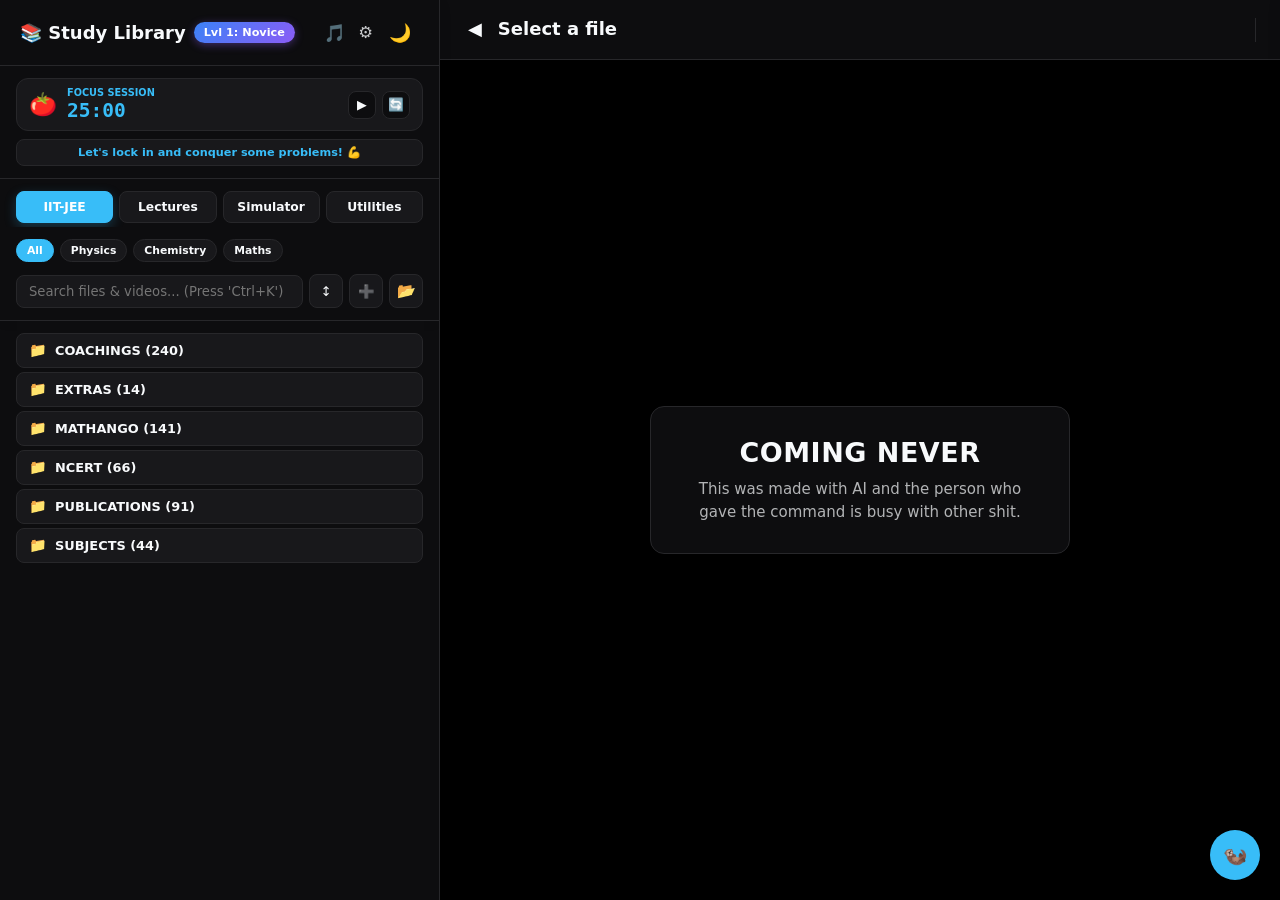
<file: index.html>
<!DOCTYPE html>
<html lang="en">
<head>
    <meta charset="UTF-8">
    <meta name="viewport" content="width=device-width, initial-scale=1.0">
    <title>My Study Library</title>
    <link rel="stylesheet" href="styles.css">
</head>
<body class="theme-amoled font-medium">

    <script src="data.js"></script>
    <script src="lectures.js"></script>
    <script src="mocktests.js"></script>

    <div class="sidebar-overlay" id="sidebar-overlay"></div>

    <!-- SIDEBAR -->
    <div class="sidebar" id="sidebar">
        <div class="sidebar-header">
            <div style="display:flex; align-items:center; gap:8px;">
                <h2>📚 Study Library</h2>
                <div id="user-level-badge" class="level-badge" title="Complete Focus Sessions to Level Up!">Lvl 1</div>
            </div>
            <div class="header-controls-group">
                <button class="icon-btn-header" id="music-open-btn" title="Open Ambient & Music Hub">🎵</button>
                <button class="pomo-gear-sidebar" id="pomo-open-settings" title="Open Settings & Tasks">⚙️</button>
                <button id="theme-toggle" class="icon-btn" title="Toggle Light/Dark Mode">🌙</button>
            </div>
        </div>

        <!-- POMODORO WIDGET -->
        <div class="pomodoro-container" id="pomo-container">
            <div class="pomodoro-card" id="pomo-card">
                <div class="pomo-left">
                    <span class="pomo-icon" id="pomo-logo-icon">🍅</span>
                    <div class="pomo-info">
                        <span class="pomo-status" id="pomo-status-text">Focus Session</span>
                        <span class="pomodoro-display" id="pomo-time">25:00</span>
                    </div>
                </div>
                <div class="pomo-controls">
                    <button class="pomo-btn" id="pomo-toggle" title="Start/Pause">▶️</button>
                    <button class="pomo-btn" id="pomo-reset" title="Reset">🔄</button>
                </div>
            </div>
            <div class="pomo-bubble" id="pomo-bubble">Let's lock in and conquer some problems! 💪</div>
            <div class="pomo-highlight-task" id="pomo-highlight-box">
                <span>🎯 Goal:</span> <strong id="pomo-highlight-text">None Set</strong>
            </div>
        </div>

        <!-- DYNAMIC SEGMENTED CONTROL -->
        <div class="mode-selector" id="dynamic-mode-selector"></div>

        <!-- LIBRARY VIEW (Search + List) -->
        <div id="library-sidebar-view" style="display:flex; flex-direction:column; flex-grow:1; overflow:hidden;">
            <div class="search-container">
                <div class="subject-filters" id="subject-filters">
                    <button class="subj-chip active" data-subj="All">All</button>
                    <button class="subj-chip" data-subj="Physics">Physics</button>
                    <button class="subj-chip" data-subj="Chemistry">Chemistry</button>
                    <button class="subj-chip" data-subj="Maths">Maths</button>
                </div>
                
                <div class="search-row">
                    <div class="search-wrapper">
                        <input type="text" id="search-bar" class="search-input" placeholder="Search files & videos... (Press 'Ctrl+K')">
                    </div>
                    <button class="folder-toggle-btn" id="folder-toggle-btn" title="Expand/Collapse All Folders">↕️</button>
                    <button class="folder-toggle-btn" id="open-add-resource-modal" title="Add Custom Resource to Library">➕</button>
                    <label class="local-file-btn" title="Open any PDF/file from your device">
                        📂
                        <input type="file" id="local-file-input" style="display:none;" accept=".pdf,video/*,audio/*,.txt,image/*">
                    </label>
                </div>
            </div>
            <div class="book-list" id="book-list"></div>
        </div>

        <!-- UTILITIES SIDEBAR VIEW (Hidden by default) -->
        <div id="utilities-sidebar-view" style="display:none; padding: 20px; flex-direction:column; gap:12px;">
            <button class="utility-menu-btn" id="util-sidebar-analytics">📊 Open Analytics Dashboard</button>
            <button class="utility-menu-btn" id="util-sidebar-timetable">📅 Open Study Timetable</button>
            <button class="utility-menu-btn" id="util-sidebar-syllabus">📑 Open Syllabus Tracker</button>
            <button class="utility-menu-btn" id="util-sidebar-whiteboard" style="display:none;">🖌️ Open Digital Scratchpad</button>
            <button class="utility-menu-btn" id="util-sidebar-settings">⚙️ System Preferences</button>
        </div>
    </div>

    <!-- MUSIC & AMBIENT HUB MODAL -->
    <div class="pomo-modal-overlay" id="music-modal-overlay">
        <div class="pomo-modal music-modal">
            <div class="pomo-modal-header">
                <span>🎵 Focus Music & Ambient Generator</span>
                <button class="icon-btn" id="music-close-modal">✖</button>
            </div>
            <div class="pomo-modal-body">
                <div class="pomo-setting-group">
                    <label>Audio Mode:</label>
                    <select id="music-preset-select">
                        <option value="ambient-rain">🌧️ Synthesized Ambient Rain</option>
                        <option value="ambient-brown">🌊 Synthesized Brown/Deep Noise</option>
                        <option value="ambient-white">📻 Synthesized Pure White Noise</option>
                        <option value="spotify-lofi">Spotify: Lofi Study Beats</option>
                        <option value="spotify-focus">Spotify: Deep Focus Instrumental</option>
                        <option value="spotify-classical">Spotify: Classical Essentials</option>
                        <option value="yt-lofi">YouTube: Lofi Girl Live Stream</option>
                        <option value="custom">Custom Spotify / YouTube URL</option>
                    </select>
                </div>

                <div class="ambient-controls-box" id="ambient-controls-box">
                    <button class="primary-btn" id="ambient-play-toggle" style="width: 100%; justify-content: center; margin-bottom: 8px;">▶ Start Ambient Sound</button>
                </div>

                <div class="pomo-setting-group" id="custom-music-group" style="display:none;">
                    <label>Paste Spotify Playlist/Track or YouTube URL:</label>
                    <div style="display:flex; gap:8px;">
                        <input type="text" id="custom-music-url" placeholder="https://open.spotify.com/playlist/...">
                        <button class="primary-btn" id="custom-music-apply-btn" style="padding: 6px 12px; font-size: 0.8em;">Apply</button>
                    </div>
                </div>

                <div class="music-iframe-wrapper" id="music-iframe-container" style="display:none;">
                    <iframe id="music-frame" src="" width="100%" height="152" frameBorder="0" allowfullscreen allow="autoplay; clipboard-write; encrypted-media; fullscreen; picture-in-picture" loading="lazy"></iframe>
                </div>
            </div>
        </div>
    </div>

    <!-- MASTER SETTINGS MODAL -->
    <div class="pomo-modal-overlay" id="pomo-modal-overlay">
        <div class="pomo-modal">
            <div class="pomo-modal-header">
                <span>⚙️ Control Panel</span>
                <button class="icon-btn" id="pomo-close-modal">✖</button>
            </div>
            
            <div class="pomo-modal-tabs">
                <button class="pomo-tab-btn active" data-tab="tab-focus">🎯 Focus</button>
                <button class="pomo-tab-btn" data-tab="tab-ui">🎨 Theme</button>
                <button class="pomo-tab-btn" data-tab="tab-modules">🧩 Modules</button>
                <button class="pomo-tab-btn" data-tab="tab-audio">🔔 Audio</button>
                <button class="pomo-tab-btn" data-tab="tab-data">💾 Data Backup</button>
            </div>

            <div class="pomo-modal-body">
                <!-- TAB 1: FOCUS -->
                <div class="pomo-tab-content active" id="tab-focus">
                    <div class="pomo-setting-group">
                        <label>Focus Duration:</label>
                        <select id="pomo-setting-focus">
                            <option value="5">5 Minutes</option>
                            <option value="15">15 Minutes</option>
                            <option value="25" selected>25 Minutes (Standard)</option>
                            <option value="45">45 Minutes (Deep Work)</option>
                            <option value="60">60 Minutes (1 Hour)</option>
                        </select>
                    </div>
                    <div class="pomo-setting-group">
                        <label>Break Duration:</label>
                        <select id="pomo-setting-break">
                            <option value="5" selected>5 Minutes</option>
                            <option value="10">10 Minutes</option>
                            <option value="15">15 Minutes</option>
                        </select>
                    </div>
                    <div class="pomo-setting-group">
                        <label>Auto-Start Next Session:</label>
                        <select id="pomo-setting-autostart">
                            <option value="no" selected>Disabled (Manual Start)</option>
                            <option value="yes">Enabled (Continuous Flow)</option>
                        </select>
                    </div>
                    <div class="pomo-tasks-container">
                        <label style="font-weight: 700; font-size: 0.9em; margin-bottom: 4px;">📝 Session Goal / Tasks:</label>
                        <div class="pomo-task-input-row">
                            <input type="text" id="pomo-new-task" placeholder="Add a task...">
                            <button class="primary-btn" id="pomo-add-task-btn" style="padding: 6px 12px; font-size: 0.8em;">Add</button>
                        </div>
                        <div class="pomo-task-list" id="pomo-task-list"></div>
                    </div>
                </div>

                <!-- TAB 2: THEME -->
                <div class="pomo-tab-content" id="tab-ui">
                    <div class="pomo-setting-group">
                        <label>Dark / Light Mode Shade:</label>
                        <select id="pomo-setting-theme-shade">
                            <option value="theme-amoled">AMOLED Pitch Black (#000000)</option>
                            <option value="theme-charcoal">Charcoal Dark (#121212)</option>
                            <option value="theme-slate">Slate Navy (#0f172a)</option>
                            <option value="theme-light">Standard Light Mode</option>
                        </select>
                    </div>
                    <div class="pomo-setting-group">
                        <label>App Font Size:</label>
                        <select id="pomo-setting-fontsize">
                            <option value="font-small">Small</option>
                            <option value="font-medium" selected>Medium (Default)</option>
                            <option value="font-large">Large</option>
                        </select>
                    </div>
                    <div class="pomo-setting-group">
                        <label>Pomodoro Icon Style:</label>
                        <select id="pomo-setting-icon">
                            <option value="🍅" selected>🍅 Tomato</option>
                            <option value="🐉">🐉 Komodo Dragon</option>
                            <option value="⚡">⚡ Lightning</option>
                            <option value="🧠">🧠 Brain</option>
                        </select>
                    </div>
                    <div class="pomo-setting-group">
                        <label>Zen Mode (Distraction Shield):</label>
                        <select id="pomo-setting-zen">
                            <option value="no" selected>Disabled (Normal View)</option>
                            <option value="yes">Enabled (Hides Sidebar on File View)</option>
                        </select>
                    </div>
                    <div class="pomo-setting-group">
                        <label>Highlight Main Task on Main Page:</label>
                        <select id="pomo-setting-highlight">
                            <option value="yes" selected>Enabled (Show Banner)</option>
                            <option value="no">Disabled (Hidden)</option>
                        </select>
                    </div>
                    <div class="pomo-setting-group">
                        <label>Motivational Bubbles:</label>
                        <select id="pomo-setting-bubbles">
                            <option value="yes" selected>Show Bubbles</option>
                            <option value="no">Hide Bubbles</option>
                        </select>
                    </div>
                </div>

                <!-- TAB 3: MODULES -->
                <div class="pomo-tab-content" id="tab-modules">
                    <div class="pomo-setting-group">
                        <label>AI Study Copilot (Chatbot):</label>
                        <select id="pomo-setting-ai">
                            <option value="yes" selected>Enabled</option>
                            <option value="no">Disabled (Hide Copilot)</option>
                        </select>
                    </div>
                    <div class="pomo-setting-group">
                        <label>Enable Pomodoro Widget:</label>
                        <select id="pomo-setting-enable">
                            <option value="yes" selected>Enabled</option>
                            <option value="no">Disabled (Hidden)</option>
                        </select>
                    </div>
                    <div class="pomo-setting-group">
                        <label>Digital Scratchpad (Utilities):</label>
                        <select id="pomo-setting-scratchpad">
                            <option value="no" selected>Strictly Disabled</option>
                            <option value="yes">Enabled</option>
                        </select>
                    </div>
                    <div class="pomo-setting-group" style="margin-top: 8px;">
                        <label>Top Navigation Modules (Choose up to 4):</label>
                        <div class="module-checkbox-grid" id="module-checkbox-grid"></div>
                    </div>
                </div>

                <!-- TAB 4: AUDIO -->
                <div class="pomo-tab-content" id="tab-audio">
                    <div class="pomo-setting-group">
                        <label>Alert Tone:</label>
                        <select id="pomo-setting-sound">
                            <option value="beep">Digital Beep</option>
                            <option value="chime">Soft Chime</option>
                            <option value="none">Mute (No Sound)</option>
                        </select>
                    </div>
                    <div class="pomo-setting-group">
                        <label>Alert Volume:</label>
                        <input type="range" id="pomo-setting-volume" min="0" max="1" step="0.05" value="0.5">
                    </div>
                    <div class="pomo-setting-group">
                        <label>Vibration Alert:</label>
                        <select id="pomo-setting-vibrate">
                            <option value="yes">Enabled</option>
                            <option value="no" selected>Disabled</option>
                        </select>
                    </div>
                    <div class="pomo-setting-group">
                        <label>Quote Rotation Speed:</label>
                        <select id="pomo-setting-rate">
                            <option value="10">Every 10 Seconds</option>
                            <option value="30" selected>Every 30 Seconds</option>
                            <option value="60">Every 1 Minute</option>
                            <option value="300">Every 5 Minutes</option>
                        </select>
                    </div>
                </div>

                <!-- TAB 5: DATA SAFETY -->
                <div class="pomo-tab-content" id="tab-data">
                    <div class="pomo-setting-group">
                        <label>🛡️ Backup & Transfer Progress:</label>
                        <p style="font-size:0.8em; opacity:0.8; margin-bottom:6px;">Export all your study statistics, completed books, notes, and custom library entries as a JSON file.</p>
                        <button class="primary-btn" id="export-data-btn" style="justify-content:center; margin-bottom:10px;">💾 Export All Data (.json)</button>
                    </div>
                    <div class="pomo-setting-group" style="border-top:1px solid var(--border-color); padding-top:10px;">
                        <label>📥 Restore Progress:</label>
                        <p style="font-size:0.8em; opacity:0.8; margin-bottom:6px;">Upload a previously exported backup file to restore your progress.</p>
                        <label class="primary-btn" style="justify-content:center; cursor:pointer; background:#3b82f6;">
                            📂 Select Backup File
                            <input type="file" id="import-data-input" accept=".json" style="display:none;">
                        </label>
                    </div>
                </div>
            </div>

            <div class="pomo-modal-footer">
                <button class="primary-btn" id="pomo-save-settings">Save Settings</button>
            </div>
        </div>
    </div>

    <!-- ADD RESOURCE MODAL -->
    <div class="pomo-modal-overlay" id="add-resource-modal-overlay">
        <div class="pomo-modal" style="width: 440px;">
            <div class="pomo-modal-header">
                <span>➕ Add Resource to Library</span>
                <button class="icon-btn" id="add-resource-close-btn">✖</button>
            </div>
            <div class="pomo-modal-body">
                <div class="pomo-setting-group">
                    <label>Title:</label>
                    <input type="text" id="new-res-title" placeholder="e.g. Kinematics Revision Sheet">
                </div>
                <div class="pomo-setting-group">
                    <label>Root Category:</label>
                    <select id="new-res-root">
                        <option value="IIT-JEE">IIT-JEE</option>
                        <option value="CLASS 10">Class 10</option>
                        <option value="LECTURES">Lectures</option>
                        <option value="SIMULATOR">Simulator</option>
                    </select>
                </div>
                <div class="pomo-setting-group">
                    <label>Folder Name / Path:</label>
                    <input type="text" id="new-res-folder" placeholder="e.g. Physics > Mechanics">
                </div>
                <div class="pomo-setting-group">
                    <label>Resource URL (Drive/PDF/YouTube):</label>
                    <input type="text" id="new-res-url" placeholder="https://drive.google.com/file/d/.../preview">
                </div>
            </div>
            <div class="pomo-modal-footer">
                <button class="primary-btn" id="save-new-resource-btn">Add to Library</button>
            </div>
        </div>
    </div>

    <!-- GLOBAL COMMAND PALETTE -->
    <div class="spotlight-overlay" id="spotlight-overlay">
        <div class="spotlight-box">
            <div class="spotlight-input-wrapper">
                <span>🔍</span>
                <input type="text" id="spotlight-input" placeholder="Type a file name, command, or subject... (Esc to exit)">
            </div>
            <div class="spotlight-results" id="spotlight-results"></div>
        </div>
    </div>

    <!-- ANALYTICS DASHBOARD MODAL -->
    <div class="pomo-modal-overlay" id="analytics-modal-overlay">
        <div class="pomo-modal" style="width: 520px;">
            <div class="pomo-modal-header">
                <span>📊 Study Analytics Dashboard</span>
                <button class="icon-btn" id="analytics-close-modal">✖</button>
            </div>
            <div class="pomo-modal-body">
                <div style="display:flex; justify-content:space-between; gap:10px; margin-bottom:10px;">
                    <div class="stat-card">
                        <div class="stat-value" id="stat-total-pomos">0</div>
                        <div class="stat-label">Total Focus Sessions</div>
                    </div>
                    <div class="stat-card">
                        <div class="stat-value" id="stat-streak" style="color: #ef4444;">0 🔥</div>
                        <div class="stat-label">Current Day Streak</div>
                    </div>
                    <div class="stat-card">
                        <div class="stat-value" id="stat-hours">0.0</div>
                        <div class="stat-label">Hours Studied</div>
                    </div>
                </div>
                <div class="pomo-setting-group">
                    <label>Last 30 Days Heatmap:</label>
                    <div class="heatmap-grid" id="heatmap-container"></div>
                </div>
            </div>
        </div>
    </div>

    <!-- MAIN WORKSPACE -->
    <div class="main-content">
        <div class="reader-header">
            <div class="reader-header-info">
                <div class="title-row">
                    <button id="mobile-menu-btn" class="icon-btn" title="Open Menu">☰</button>
                    <button id="desktop-sidebar-toggle" class="icon-btn" title="Toggle Sidebar (Ctrl+B)">◀</button>
                    <h2 id="current-book-title">Select a file</h2>
                </div>
                <div id="current-book-breadcrumb" class="breadcrumb"></div>
                <select id="playlist-dropdown" class="playlist-select" style="display:none;"></select>
            </div>
            
            <div class="header-actions">
                <button id="download-btn" class="icon-btn" style="display:none;"></button>
                <button id="start-exam-btn" class="primary-btn" style="display:none; background-color:#ef4444;">⏱️ Start Exam</button>
                
                <div style="width:1px; height:24px; background:var(--border-color); margin:0 4px;"></div>
                
                <button id="split-lock-btn" class="icon-btn" title="Toggle Split Lock" style="display:none;">🔓</button>
                <button id="split-screen-btn" class="icon-btn" title="Toggle Split-Screen View" style="display:none;">🔲</button>
                <button id="notes-toggle-btn" class="icon-btn" title="Quick Notes" style="display:none;">📝</button>
                <button id="fullscreen-btn" class="icon-btn primary-btn" style="display:none;">⛶ <span>Fullscreen</span></button>
            </div>
        </div>
        
        <div class="reader-container" id="reader-container-main">
            <!-- PLACEHOLDER -->
            <div class="placeholder-container" id="placeholder-box">
                <h2 style="color: var(--text-color); font-size: 1.8em; margin-bottom: 10px; letter-spacing: 0.5px;">COMING NEVER</h2>
                <p class="placeholder-text" style="color: var(--text-color); opacity: 0.7; font-size: 1em; line-height: 1.5;">This was made with AI and the person who gave the command is busy with other shit.</p>
            </div>
            
            <!-- Viewer 1 (Main PDF/Video) -->
            <div id="viewer-wrapper">
                <iframe id="book-frame" src="" style="width:100%; height:100%; border:none;" allowfullscreen allow="fullscreen; autoplay; encrypted-media"></iframe>
                <div class="floating-nav" id="floating-nav">
                    <button id="prev-btn">◀ Prev</button> <span>|</span> <button id="next-btn">Next ▶</button>
                </div>
            </div>

            <!-- Draggable Split Resizer -->
            <div id="split-resizer" class="resizer" style="display:none;"></div>
            
            <!-- Viewer 2 (Standard Split Screen) -->
            <div id="viewer-wrapper-split" style="display:none;">
                <iframe id="book-frame-split" src="" style="width:100%; height:100%; border:none;" allowfullscreen allow="fullscreen; autoplay; encrypted-media"></iframe>
            </div>

            <!-- Viewer 3 (Native OMR Simulator Panel) -->
            <div id="omr-panel" class="omr-panel" style="display:none;">
                <div class="omr-header">
                    <h3>Exam OMR</h3>
                    <div style="display:flex; align-items:center; gap:10px;">
                        <button id="omr-grid-toggle" class="icon-btn" style="font-size:0.85em; border: 1px solid var(--border-color);">🔢 Grid</button>
                        <div id="omr-timer" class="omr-timer">03:00:00</div>
                    </div>
                </div>
                
                <div id="omr-jump-grid" class="omr-jump-grid" style="display:none;"></div>

                <div id="omr-questions-container" class="omr-questions-container"></div>
                <div class="omr-footer">
                    <button id="omr-submit-btn" class="primary-btn" style="width:100%; justify-content:center;">Submit Exam & Score</button>
                </div>
            </div>

            <!-- UTILITIES FULL-SCREEN WORKSPACE -->
            <div id="utilities-workspace" style="display:none; width:100%; height:100%; background:var(--reader-bg); flex-direction:column;"></div>
        </div>

        <!-- QUICK NOTES DRAWER -->
        <div id="notes-panel" class="notes-panel">
            <div class="notes-header">
                <span id="notes-title-label">📝 Quick Notes</span>
                <div style="display: flex; gap: 4px;">
                    <button class="icon-btn" id="notes-copy-btn" title="Copy to Clipboard">📋</button>
                    <button class="icon-btn" id="notes-dl-btn" title="Download Notes">💾</button>
                    <button class="icon-btn" id="close-notes-btn">✖</button>
                </div>
            </div>
            <textarea id="notes-area" class="notes-area" placeholder="Type your notes here... They auto-save specifically to the file you are reading!"></textarea>
        </div>
        
        <!-- AI COPILOT CHAT -->
        <button class="chat-fab" id="chat-fab-btn" title="AI Navigator & Copilot (Ctrl+Space)">🤖</button>
        <div class="chat-window" id="chat-window">
            <div class="chat-header">
                <span>🧭 AI Study Copilot</span>
                <button class="icon-btn" id="chat-close-btn">✖</button>
            </div>
            <div class="chat-body" id="chat-body">
                <div class="chat-msg bot-msg">
                    👋 <strong>Hi! I'm your AI Study Copilot.</strong><br><br>
                    • <strong>Search:</strong> <em>"Find math mock tests"</em><br>
                    • <strong>Define:</strong> <em>"What is kinetic energy?"</em><br>
                    • <strong>Solve:</strong> <em>"Calculate 45 * 12"</em>
                </div>
            </div>
            <div class="chat-footer">
                <input type="text" id="chat-input" placeholder="Ask to define, calculate, or find...">
                <button id="chat-send-btn">Ask</button>
            </div>
        </div>
    </div>

    <script src="ai.js"></script>
    <script src="script.js"></script>
</body>
</html>
</file>
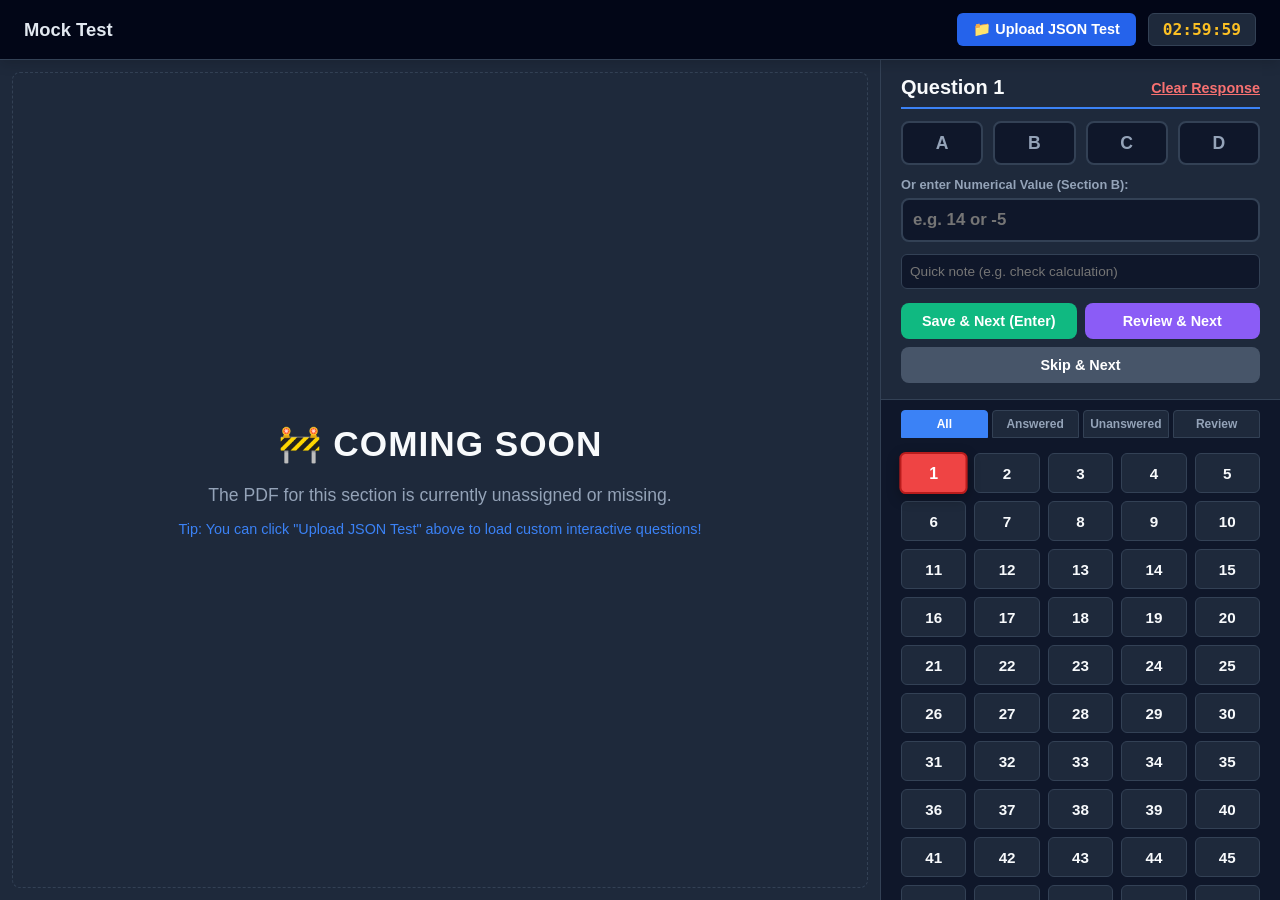
<file: simulator.html>
<!DOCTYPE html>
<html lang="en">
<head>
    <meta charset="UTF-8">
    <meta name="viewport" content="width=device-width, initial-scale=1.0">
    <title>NTA CBT Simulator - Pro Edition</title>
    <style>
        :root {
            --bg-color: #0f172a;
            --panel-bg: #1e293b;
            --header-bg: #020617;
            --border-color: #334155;
            --text-main: #f8fafc;
            --text-muted: #94a3b8;
            --accent-blue: #3b82f6;
            --success: #10b981;
            --review: #8b5cf6;
            --danger: #ef4444;
        }

        * { box-sizing: border-box; font-family: 'Segoe UI', Tahoma, sans-serif; margin: 0; padding: 0; }
        body { display: flex; height: 100vh; background-color: var(--bg-color); color: var(--text-main); overflow: hidden; }

        /* Top Header */
        .header { height: 60px; background: var(--header-bg); display: flex; justify-content: space-between; align-items: center; padding: 0 24px; width: 100%; position: absolute; z-index: 10; border-bottom: 1px solid var(--border-color); box-shadow: 0 4px 12px rgba(0,0,0,0.15); }
        .header-title { font-weight: 600; font-size: 1.15em; white-space: nowrap; overflow: hidden; text-overflow: ellipsis; max-width: 45%; color: #e2e8f0; }
        .header-actions { display: flex; gap: 12px; align-items: center; }
        .timer { font-size: 1.25em; font-weight: bold; font-family: monospace; background: #1e293b; color: #fbbf24; padding: 6px 14px; border-radius: 6px; border: 1px solid var(--border-color); }
        .btn-top { background: #d97706; color: white; border: none; padding: 8px 16px; font-weight: 600; border-radius: 6px; cursor: pointer; text-decoration: none; font-size: 0.9em; transition: background 0.2s; display: inline-flex; align-items: center; gap: 6px; }
        .btn-top:hover { background: #b45309; }

        /* Workspace */
        .workspace { display: flex; width: 100%; margin-top: 60px; height: calc(100vh - 60px); }

        /* Left: PDF / JSON Viewer */
        .pdf-section { flex-grow: 1; display: flex; flex-direction: column; background: #1e293b; position: relative; padding: 12px; }
        iframe { flex-grow: 1; width: 100%; border: none; border-radius: 8px; background: #ffffff; display: none; }
        
        #coming-soon { flex-grow: 1; display: flex; flex-direction: column; align-items: center; justify-content: center; background: #1e293b; text-align: center; padding: 20px; border-radius: 8px; border: 1px dashed var(--border-color); gap: 15px; }
        #coming-soon h2 { color: var(--text-main); font-size: 2.2em; margin-bottom: 5px; letter-spacing: 1px; }
        #coming-soon p { color: var(--text-muted); font-size: 1.1em; }
        
        /* Custom JSON Question Card UI inside the viewer area when uploaded */
        #json-viewer-container { flex-grow: 1; background: #1e293b; border-radius: 8px; padding: 30px; display: none; flex-direction: column; justify-content: center; overflow-y: auto; }
        .json-q-box { background: #0f172a; border: 1px solid var(--border-color); padding: 24px; border-radius: 12px; max-width: 700px; margin: 0 auto; width: 100%; box-shadow: 0 10px 25px rgba(0,0,0,0.3); }
        .json-q-text { font-size: 1.2em; font-weight: bold; margin-bottom: 20px; color: var(--text-main); line-height: 1.5; }
        .json-opt-list { display: flex; flex-direction: column; gap: 10px; }
        .json-opt-item { padding: 12px 16px; background: #1e293b; border: 2px solid var(--border-color); border-radius: 8px; cursor: pointer; font-weight: 600; transition: all 0.2s; color: var(--text-muted); }
        .json-opt-item:hover { border-color: var(--accent-blue); color: var(--text-main); }
        .json-opt-item.selected { background: var(--accent-blue); color: white; border-color: var(--accent-blue); }

        /* Right: OMR Panel */
        .omr-section { width: 400px; background: var(--panel-bg); display: flex; flex-direction: column; flex-shrink: 0; border-left: 1px solid var(--border-color); box-shadow: -4px 0 15px rgba(0,0,0,0.2); }
        
        .action-area { padding: 16px 20px; border-bottom: 1px solid var(--border-color); background: #1e293b; }
        .q-header { display: flex; justify-content: space-between; align-items: center; margin-bottom: 12px; padding-bottom: 8px; border-bottom: 2px solid var(--accent-blue); }
        .q-label { font-size: 1.25em; font-weight: bold; color: var(--text-main); }
        .clear-btn { background: none; border: none; color: #f87171; cursor: pointer; font-weight: 600; font-size: 0.9em; text-decoration: underline; }
        .clear-btn:hover { color: #ef4444; }

        /* MCQ Options */
        .options-grid { display: flex; gap: 10px; margin-bottom: 12px; }
        .opt-btn { flex: 1; height: 44px; border: 2px solid var(--border-color); background: #0f172a; font-size: 1.1em; font-weight: bold; border-radius: 8px; cursor: pointer; color: var(--text-muted); transition: all 0.2s; }
        .opt-btn:hover { border-color: var(--accent-blue); color: var(--text-main); }
        .opt-btn.selected { background: var(--accent-blue); color: white; border-color: var(--accent-blue); box-shadow: 0 4px 12px rgba(59, 130, 246, 0.4); }
        
        /* Numerical Input */
        .numerical-input-group { display: flex; flex-direction: column; gap: 6px; margin-bottom: 12px; }
        .numerical-input-group label { font-size: 0.8em; font-weight: 600; color: var(--text-muted); }
        .num-input { padding: 10px; font-size: 1.05em; border: 2px solid var(--border-color); border-radius: 8px; outline: none; font-weight: bold; background: #0f172a; color: var(--text-main); }
        .num-input:focus { border-color: var(--accent-blue); }

        /* Question Notes / Scratchpad */
        .q-notes-group { margin-bottom: 14px; }
        .q-notes-input { width: 100%; padding: 8px; font-size: 0.85em; border: 1px solid var(--border-color); border-radius: 6px; background: #0f172a; color: var(--text-main); outline: none; resize: none; height: 35px; }
        .q-notes-input:focus { border-color: var(--accent-blue); }

        /* Main Controls */
        .controls { display: grid; grid-template-columns: 1fr 1fr; gap: 8px; }
        .btn-action { padding: 10px; border: none; font-weight: bold; border-radius: 8px; cursor: pointer; color: white; font-size: 0.9em; transition: opacity 0.2s; }
        .btn-action:hover { opacity: 0.9; }
        .btn-save { background: var(--success); }
        .btn-review { background: var(--review); }
        .btn-next { background: #475569; grid-column: span 2; }

        /* Palette Filter Tabs */
        .palette-filters { display: flex; gap: 4px; padding: 10px 20px 0 20px; background: #0f172a; font-size: 0.75em; font-weight: 600; }
        .filter-tab { flex: 1; padding: 6px 2px; text-align: center; background: #1e293b; border: 1px solid var(--border-color); color: var(--text-muted); cursor: pointer; border-radius: 4px 4px 0 0; transition: 0.2s; }
        .filter-tab.active-tab { background: var(--accent-blue); color: white; border-color: var(--accent-blue); }

        /* Question Palette */
        .palette-area { flex-grow: 1; overflow-y: auto; padding: 15px 20px; background: #0f172a; }
        .grid { display: grid; grid-template-columns: repeat(5, 1fr); gap: 8px; }
        
        .q-node { height: 40px; display: flex; align-items: center; justify-content: center; font-weight: bold; border-radius: 6px; cursor: pointer; border: 1px solid var(--border-color); background: #1e293b; color: var(--text-main); transition: transform 0.1s, background 0.2s; font-size: 0.95em; }
        .q-node:hover { background: #334155; }
        .q-node.active { border: 2px solid #ffffff; transform: scale(1.05); box-shadow: 0 4px 12px rgba(0,0,0,0.3); }
        
        /* NTA Status Colors */
        .q-node.ans { background: var(--success); color: white; border-color: #059669; }
        .q-node.not-ans { background: var(--danger); color: white; border-color: #b91c1c; }
        .q-node.rev { background: var(--review); color: white; border-color: #7c3aed; }
        .q-node.ans-rev { background: var(--review); color: white; border-color: #7c3aed; position: relative; }
        .q-node.ans-rev::after { content: "✓"; position: absolute; bottom: -3px; right: -3px; background: var(--success); border-radius: 50%; font-size: 8px; width: 13px; height: 13px; display: flex; align-items: center; justify-content: center; border: 1.5px solid #fff; }
        .q-node.hidden-node { display: none; }
    </style>
</head>
<body>

    <div class="header">
        <div class="header-title" id="test-title">JEE Simulator</div>
        <div class="header-actions">
            <a id="new-tab-btn" class="btn-top" href="#" target="_blank">Pop-out Paper</a>
            <button id="toggle-key-btn" class="btn-top" onclick="togglePdf()">Show Solutions</button>
            
            <!-- NEW: Upload JSON Mock Test Button integrated into header actions -->
            <label class="btn-top" style="background: #2563eb; cursor: pointer;">
                📁 Upload JSON Test
                <input type="file" id="json-file-input" accept=".json" style="display: none;" onchange="handleJsonUpload(event)">
            </label>

            <span class="timer" id="timer">03:00:00</span>
        </div>
    </div>

    <div class="workspace">
        <div class="pdf-section">
            <div id="coming-soon">
                <h2>🚧 COMING SOON</h2>
                <p id="missing-text">The PDF for this section is currently unassigned or missing.</p>
                <p style="font-size: 0.9em; color: #3b82f6;">Tip: You can click "Upload JSON Test" above to load custom interactive questions!</p>
            </div>
            <iframe id="pdf-frame" src=""></iframe>
            
            <!-- Custom JSON Render Engine Container -->
            <div id="json-viewer-container">
                <div class="json-q-box">
                    <div class="json-q-text" id="json-q-text">Loading question...</div>
                    <div class="json-opt-list" id="json-opt-list"></div>
                </div>
            </div>
        </div>

        <div class="omr-section">
            <div class="action-area">
                <div class="q-header">
                    <div class="q-label" id="current-q-label">Q. 1</div>
                    <button class="clear-btn" onclick="clearResponse()">Clear Response</button>
                </div>
                
                <!-- MCQ -->
                <div class="options-grid" id="options-container">
                    <button class="opt-btn" onclick="setMCQ('A')">A</button>
                    <button class="opt-btn" onclick="setMCQ('B')">B</button>
                    <button class="opt-btn" onclick="setMCQ('C')">C</button>
                    <button class="opt-btn" onclick="setMCQ('D')">D</button>
                </div>

                <!-- Numerical -->
                <div class="numerical-input-group">
                    <label>Or enter Numerical Value (Section B):</label>
                    <input type="number" id="num-input" class="num-input" placeholder="e.g. 14 or -5" oninput="setNum(this.value)">
                </div>

                <!-- Per-Question Note/Tag -->
                <div class="q-notes-group">
                    <input type="text" id="q-note" class="q-notes-input" placeholder="Quick note (e.g. check calculation)" oninput="saveNote(this.value)">
                </div>

                <div class="controls">
                    <button class="btn-action btn-save" onclick="save(true, false)">Save & Next (Enter)</button>
                    <button class="btn-action btn-review" onclick="save(false, true)">Review & Next</button>
                    <button class="btn-action btn-next" onclick="nextSkip()">Skip & Next</button>
                </div>
            </div>

            <!-- Palette Filtering Tabs -->
            <div class="palette-filters">
                <div class="filter-tab active-tab" onclick="filterPalette('all', this)">All</div>
                <div class="filter-tab" onclick="filterPalette('ans', this)">Answered</div>
                <div class="filter-tab" onclick="filterPalette('not-ans', this)">Unanswered</div>
                <div class="filter-tab" onclick="filterPalette('rev', this)">Review</div>
            </div>

            <div class="palette-area">
                <div class="grid" id="palette"></div>
            </div>
        </div>
    </div>

    <script>
        const urlParams = new URLSearchParams(window.location.search);
        const qUrl = urlParams.get('qUrl') || '';
        const aUrl = urlParams.get('aUrl') || '';
        const testTitle = urlParams.get('title') || 'Mock Test';
        document.getElementById('test-title').innerText = testTitle;

        let isShowingKey = false;
        let activeQ = 1;
        let totalQ = 90;
        let data = JSON.parse(localStorage.getItem(`exam_state_${testTitle}`)) || {}; 
        let customJsonQuestions = null; // Stores uploaded JSON test data

        window.onload = function() {
            loadIframe(qUrl || aUrl);
            if(!qUrl || !aUrl) {
                document.getElementById('toggle-key-btn').style.display = 'none';
            }

            for(let i=1; i<=totalQ; i++) {
                if(!data[i]) data[i] = { ans: null, status: 'unvisited', note: '' };
            }
            buildPalette();
            loadQ(1);
            startTimer();
        };

        // --- JSON TEST UPLOADER PARSER ---
        function handleJsonUpload(event) {
            const file = event.target.files[0];
            if (!file) return;
            const reader = new FileReader();
            reader.onload = function(e) {
                try {
                    const jsonContent = JSON.parse(e.target.result);
                    if (jsonContent.questions && Array.isArray(jsonContent.questions)) {
                        customJsonQuestions = jsonContent.questions;
                        totalQ = customJsonQuestions.length;
                        document.getElementById('test-title').innerText = jsonContent.title || file.name;
                        
                        // Re-initialize state for JSON length
                        data = {};
                        for(let i=1; i<=totalQ; i++) {
                            data[i] = { ans: null, status: 'unvisited', note: '' };
                        }
                        
                        // Hide PDF iframe and show interactive JSON viewer box
                        document.getElementById('pdf-frame').style.display = 'none';
                        document.getElementById('coming-soon').style.display = 'none';
                        document.getElementById('json-viewer-container').style.display = 'flex';
                        document.getElementById('new-tab-btn').style.display = 'none';
                        document.getElementById('toggle-key-btn').style.display = 'none';

                        buildPalette();
                        loadQ(1);
                        alert(`Successfully loaded "${jsonContent.title || file.name}" with ${totalQ} questions!`);
                    } else {
                        alert("Invalid JSON format. Make sure it contains a 'questions' array.");
                    }
                } catch(err) {
                    alert("Error parsing JSON file. Check file syntax.");
                    console.error(err);
                }
            };
            reader.readAsText(file);
        }

        // --- PERSISTENCE & TIMER ---
        function persistState() {
            localStorage.setItem(`exam_state_${testTitle}`, JSON.stringify(data));
        }

        function startTimer() {
            let timeLeft = 3 * 3600; // 3 hours
            setInterval(() => {
                if(timeLeft > 0) timeLeft--;
                let h = String(Math.floor(timeLeft / 3600)).padStart(2, '0');
                let m = String(Math.floor((timeLeft % 3600) / 60)).padStart(2, '0');
                let s = String(timeLeft % 60).padStart(2, '0');
                document.getElementById('timer').innerText = `${h}:${m}:${s}`;
            }, 1000);
        }

        // --- KEYBOARD SHORTCUTS (QoL) ---
        document.addEventListener('keydown', (e) => {
            if(e.target.tagName === 'INPUT') return;
            const key = e.key.toUpperCase();
            if(['A', 'B', 'C', 'D'].includes(key)) {
                setMCQ(key);
            } else if(e.key === 'Enter') {
                save(true, false);
            } else if(e.key === 'Backspace') {
                clearResponse();
            }
        });

        function loadIframe(url) {
            const frame = document.getElementById('pdf-frame');
            const placeholder = document.getElementById('coming-soon');
            const newTabBtn = document.getElementById('new-tab-btn');

            if (customJsonQuestions) return; // Don't override if JSON is active

            if (url && url.trim() !== '' && url !== 'null' && url !== 'undefined') {
                frame.src = url;
                frame.style.display = 'block';
                placeholder.style.display = 'none';
                newTabBtn.href = url;
                newTabBtn.style.display = 'inline-block';
            } else {
                frame.src = '';
                frame.style.display = 'none';
                placeholder.style.display = 'flex';
                newTabBtn.style.display = 'none';
            }
        }

        function togglePdf() {
            isShowingKey = !isShowingKey;
            let targetUrl = isShowingKey ? aUrl : qUrl;
            loadIframe(targetUrl);
            document.getElementById('toggle-key-btn').innerText = isShowingKey ? "Back to Paper" : "Show Solutions";
            let msg = isShowingKey ? "Solution Key" : "Question Paper";
            document.getElementById('missing-text').innerText = `The ${msg} for this test is currently unassigned or missing.`;
        }

        function buildPalette() {
            const pal = document.getElementById('palette');
            pal.innerHTML = '';
            for(let i=1; i<=totalQ; i++) {
                let btn = document.createElement('div');
                btn.className = `q-node ${data[i] ? data[i].status : 'unvisited'}`;
                btn.id = `qbtn-${i}`;
                btn.innerText = i;
                btn.onclick = () => loadQ(i);
                pal.appendChild(btn);
            }
        }

        function loadQ(num) {
            if(data[activeQ] && data[activeQ].status === 'unvisited') updateStatus(activeQ, 'not-ans');
            let prevBtn = document.getElementById(`qbtn-${activeQ}`);
            if(prevBtn) prevBtn.classList.remove('active');
            
            activeQ = num;
            let currentBtn = document.getElementById(`qbtn-${activeQ}`);
            if(currentBtn) currentBtn.classList.add('active');
            document.getElementById('current-q-label').innerText = `Question ${num}`;

            document.querySelectorAll('.opt-btn').forEach(b => b.classList.remove('selected'));
            document.getElementById('num-input').value = '';
            document.getElementById('q-note').value = data[activeQ] ? (data[activeQ].note || '') : '';

            // Render Custom JSON Question if loaded
            if (customJsonQuestions && customJsonQuestions[num - 1]) {
                const qData = customJsonQuestions[num - 1];
                document.getElementById('json-q-text').innerText = `${num}. ${qData.question}`;
                const optList = document.getElementById('json-opt-list');
                optList.innerHTML = '';
                
                const optionLetters = ['A', 'B', 'C', 'D'];
                qData.options.forEach((optText, index) => {
                    const lettr = optionLetters[index] || String(index + 1);
                    const optDiv = document.createElement('div');
                    optDiv.className = `json-opt-item ${data[activeQ].ans === lettr ? 'selected' : ''}`;
                    optDiv.innerHTML = `<strong>(${lettr})</strong> ${optText}`;
                    optDiv.onclick = () => setMCQ(lettr);
                    optList.appendChild(optDiv);
                });
            }

            let ans = data[activeQ] ? data[activeQ].ans : null;
            if (ans) {
                if (['A','B','C','D'].includes(ans)) {
                    document.querySelectorAll('.opt-btn').forEach(b => { if(b.innerText === ans) b.classList.add('selected'); });
                } else {
                    document.getElementById('num-input').value = ans;
                }
            }
        }

        function setMCQ(opt) {
            data[activeQ].ans = opt;
            document.getElementById('num-input').value = ''; 
            document.querySelectorAll('.opt-btn').forEach(b => {
                b.classList.toggle('selected', b.innerText === opt);
            });
            
            // Sync with custom JSON view items if active
            if (customJsonQuestions) {
                const optionLetters = ['A', 'B', 'C', 'D'];
                document.querySelectorAll('.json-opt-item').forEach((item, index) => {
                    item.classList.toggle('selected', optionLetters[index] === opt);
                });
            }
            persistState();
        }

        function setNum(val) {
            data[activeQ].ans = val.toString() || null;
            document.querySelectorAll('.opt-btn').forEach(b => b.classList.remove('selected'));
            persistState();
        }

        function saveNote(val) {
            data[activeQ].note = val;
            persistState();
        }

        function clearResponse() {
            data[activeQ].ans = null;
            updateStatus(activeQ, 'not-ans');
            loadQ(activeQ); 
            persistState();
        }

        function save(isSave, isReview) {
            let hasAns = data[activeQ].ans !== null && data[activeQ].ans !== "";
            let status = 'not-ans';
            
            if (isSave && hasAns) status = 'ans';
            if (isReview && !hasAns) status = 'rev';
            if (isReview && hasAns) status = 'ans-rev';

            updateStatus(activeQ, status);
            persistState();
            if(activeQ < totalQ) loadQ(activeQ + 1);
        }

        function nextSkip() {
            if(data[activeQ].status === 'unvisited') updateStatus(activeQ, 'not-ans');
            persistState();
            if(activeQ < totalQ) loadQ(activeQ + 1);
        }

        function updateStatus(num, status) {
            data[num].status = status;
            let node = document.getElementById(`qbtn-${num}`);
            if(node) {
                node.className = `q-node ${status}`;
                if(num === activeQ) node.classList.add('active');
            }
            persistState();
        }

        function filterPalette(filterType, tabElement) {
            document.querySelectorAll('.filter-tab').forEach(t => t.classList.remove('active-tab'));
            tabElement.classList.add('active-tab');

            for(let i=1; i<=totalQ; i++) {
                let node = document.getElementById(`qbtn-${i}`);
                if(!node) continue;
                if(filterType === 'all') {
                    node.classList.remove('hidden-node');
                } else if(filterType === 'ans') {
                    if(data[i].status === 'ans' || data[i].status === 'ans-rev') node.classList.remove('hidden-node');
                    else node.classList.add('hidden-node');
                } else if(filterType === 'not-ans') {
                    if(data[i].status === 'not-ans') node.classList.remove('hidden-node');
                    else node.classList.add('hidden-node');
                } else if(filterType === 'rev') {
                    if(data[i].status === 'rev' || data[i].status === 'ans-rev') node.classList.remove('hidden-node');
                    else node.classList.add('hidden-node');
                }
            }
        }
    </script>
</body>
</html>
</file>
<file: styles.css>
:root { 
    --primary-bg: #f4f6f8; 
    --sidebar-bg: #ffffff; 
    --sidebar-text: #2d3748; 
    --highlight: #ebf8ff; 
    --highlight-text: #3182ce; 
    --text-color: #1a202c; 
    --header-bg: #ffffff; 
    --reader-bg: #edf2f7; 
    --border-color: #e2e8f0;
    --card-shadow: 0 10px 25px -5px rgba(0, 0, 0, 0.05), 0 8px 10px -6px rgba(0, 0, 0, 0.05);
    --folder-bg: #f7fafc; 
    --success: #48bb78;
}

body.theme-amoled {
    --primary-bg: #000000; 
    --sidebar-bg: #0d0d0f; 
    --sidebar-text: #f8fafc; 
    --highlight: #1e3a8a; 
    --highlight-text: #38bdf8; 
    --text-color: #f8fafc; 
    --header-bg: #0d0d0f; 
    --reader-bg: #000000; 
    --border-color: #27272a;
    --card-shadow: 0 10px 25px -5px rgba(0, 0, 0, 0.9); 
    --folder-bg: #18181b;
    --success: #22c55e;
}

body.theme-charcoal {
    --primary-bg: #121212; 
    --sidebar-bg: #1e1e24; 
    --sidebar-text: #f4f4f5; 
    --highlight: #3f3f46; 
    --highlight-text: #38bdf8; 
    --text-color: #f4f4f5; 
    --header-bg: #1e1e24; 
    --reader-bg: #121212; 
    --border-color: #3f3f46;
    --card-shadow: 0 10px 25px -5px rgba(0, 0, 0, 0.6); 
    --folder-bg: #27272a;
    --success: #10b981;
}

body.theme-slate {
    --primary-bg: #0f172a; 
    --sidebar-bg: #1e293b; 
    --sidebar-text: #f1f5f9; 
    --highlight: #3b82f6; 
    --highlight-text: #60a5fa; 
    --text-color: #f1f5f9; 
    --header-bg: #1e293b; 
    --reader-bg: #0f172a; 
    --border-color: #475569;
    --card-shadow: 0 10px 25px -5px rgba(0, 0, 0, 0.4); 
    --folder-bg: #334155;
    --success: #34d399;
}

body.theme-light {
    --primary-bg: #f4f6f8; 
    --sidebar-bg: #ffffff; 
    --sidebar-text: #2d3748; 
    --highlight: #ebf8ff; 
    --highlight-text: #3182ce; 
    --text-color: #1a202c; 
    --header-bg: #ffffff; 
    --reader-bg: #edf2f7; 
    --border-color: #cbd5e1;
    --card-shadow: 0 10px 25px -5px rgba(0, 0, 0, 0.05);
    --folder-bg: #edf2f7; 
    --success: #48bb78;
}

body.font-small { font-size: 13px; }
body.font-medium { font-size: 15px; }
body.font-large { font-size: 17px; }

* { box-sizing: border-box; margin: 0; padding: 0; font-family: 'Segoe UI', system-ui, -apple-system, sans-serif; }
body { display: flex; height: 100vh; background-color: var(--primary-bg); color: var(--text-color); transition: background-color 0.3s, color 0.3s; overflow: hidden; width: 100vw; }

::-webkit-scrollbar { width: 6px; height: 6px; }
::-webkit-scrollbar-track { background: transparent; }
::-webkit-scrollbar-thumb { background: var(--border-color); border-radius: 3px; }

@keyframes fadeIn { from { opacity: 0; transform: translateY(4px); } to { opacity: 1; transform: translateY(0); } }
@keyframes pulseGlow { 0% { box-shadow: 0 0 0 0 rgba(56, 189, 248, 0.4); } 70% { box-shadow: 0 0 0 8px rgba(56, 189, 248, 0); } 100% { box-shadow: 0 0 0 0 rgba(56, 189, 248, 0); } }

/* SIDEBAR */
.sidebar { width: 440px; min-width: 320px; max-width: 440px; background-color: var(--sidebar-bg); border-right: 1px solid var(--border-color); display: flex; flex-direction: column; z-index: 100; box-shadow: 4px 0 15px rgba(0,0,0,0.02); transition: margin-left 0.3s cubic-bezier(0.4, 0, 0.2, 1); flex-shrink: 0; height: 100vh; }
.sidebar.collapsed { margin-left: -440px; }

.sidebar-header { padding: 16px 20px; border-bottom: 1px solid var(--border-color); display: flex; justify-content: space-between; align-items: center; background-color: var(--sidebar-bg); }
.sidebar-header h2 { font-size: 1.2em; font-weight: 700; }
.header-controls-group { display: flex; align-items: center; gap: 6px; }
.icon-btn-header { background: none; border: none; font-size: 1.15em; cursor: pointer; padding: 4px; border-radius: 6px; transition: transform 0.2s; color: var(--text-color); }
.icon-btn-header:hover { transform: scale(1.15); }

/* ZEN MODE */
body.zen-mode .sidebar { margin-left: -440px; }
body.zen-mode .reader-header { display: none; }
body.zen-mode .chat-fab { display: none; }

/* POMODORO */
.pomodoro-container { padding: 12px 16px; background-color: var(--sidebar-bg); border-bottom: 1px solid var(--border-color); display: flex; flex-direction: column; gap: 8px; }
.pomodoro-card { display: flex; align-items: center; justify-content: space-between; background: var(--folder-bg); border: 1px solid var(--border-color); padding: 8px 12px; border-radius: 12px; transition: all 0.3s ease; gap: 8px; }
.pomodoro-card.running { border-color: var(--highlight-text); animation: pulseGlow 2s infinite; }

.pomo-left { display: flex; align-items: center; gap: 10px; }
.pomo-icon { font-size: 1.5em; line-height: 1; }
.pomo-info { display: flex; flex-direction: column; gap: 1px; }
.pomo-status { font-size: 0.65em; font-weight: 700; text-transform: uppercase; color: var(--highlight-text); }
.pomodoro-display { font-family: monospace; font-size: 1.3em; font-weight: 800; color: var(--highlight-text); }

.pomo-controls { display: flex; gap: 6px; align-items: center; }
.pomo-btn { background: var(--sidebar-bg); border: 1px solid var(--border-color); cursor: pointer; font-size: 0.85em; width: 28px; height: 28px; display: flex; align-items: center; justify-content: center; border-radius: 8px; transition: all 0.2s; color: var(--text-color); }
.pomo-btn:hover { background: var(--highlight); border-color: var(--highlight-text); transform: scale(1.05); }

.pomo-gear-sidebar { background: none; border: none; cursor: pointer; font-size: 1.1em; opacity: 0.8; transition: opacity 0.2s, transform 0.2s; padding: 2px; color: var(--text-color); }
.pomo-gear-sidebar:hover { opacity: 1; transform: rotate(45deg); }

.pomo-bubble { background: var(--folder-bg); border: 1px solid var(--border-color); padding: 6px 10px; border-radius: 8px; font-size: 0.75em; font-weight: 600; color: var(--highlight-text); text-align: center; }
.pomo-highlight-task { display: none; background: var(--folder-bg); border: 1px solid var(--border-color); padding: 6px 10px; border-radius: 8px; font-size: 0.78em; font-weight: 600; color: var(--text-color); align-items: center; gap: 8px; }
.pomo-highlight-task span { white-space: nowrap; overflow: hidden; text-overflow: ellipsis; }

/* MODALS & GLASSMORPHISM */
.pomo-modal-overlay { display: none; position: fixed; top: 0; left: 0; right: 0; bottom: 0; background: rgba(0,0,0,0.7); z-index: 3000; backdrop-filter: blur(4px); justify-content: center; align-items: center; }
.pomo-modal-overlay.open { display: flex; }

.pomo-modal { background: rgba(var(--sidebar-bg-rgb, 255,255,255), 0.95); backdrop-filter: blur(16px); border: 1px solid var(--border-color); width: 440px; max-width: 90%; border-radius: 16px; box-shadow: 0 20px 40px rgba(0,0,0,0.5); display: flex; flex-direction: column; overflow: hidden; animation: fadeIn 0.3s ease-out; }
body.theme-amoled .pomo-modal { background: rgba(13, 13, 15, 0.90); }
body.theme-charcoal .pomo-modal { background: rgba(30, 30, 36, 0.90); }
body.theme-slate .pomo-modal { background: rgba(30, 41, 59, 0.90); }

.music-modal { width: 480px; }
.pomo-modal-header { padding: 14px 18px; border-bottom: 1px solid var(--border-color); display: flex; justify-content: space-between; align-items: center; font-weight: 700; font-size: 1.05em; background: transparent; }

.pomo-modal-tabs { display: flex; background: var(--folder-bg); border-bottom: 1px solid var(--border-color); overflow-x: auto; white-space: nowrap; }
.pomo-modal-tabs::-webkit-scrollbar { display: none; }
.pomo-tab-btn { flex: 1; padding: 10px; background: none; border: none; font-weight: 700; font-size: 0.85em; color: var(--sidebar-text); cursor: pointer; text-align: center; border-bottom: 2px solid transparent; min-width: 80px; }
.pomo-tab-btn.active { border-bottom-color: var(--highlight-text); color: var(--highlight-text); background: transparent; }

.pomo-modal-body { padding: 16px; display: flex; flex-direction: column; gap: 14px; max-height: 60vh; overflow-y: auto; background: transparent; }
.pomo-tab-content { display: none; flex-direction: column; gap: 14px; }
.pomo-tab-content.active { display: flex; }

.pomo-setting-group { display: flex; flex-direction: column; gap: 6px; font-size: 0.88em; font-weight: 600; }
.pomo-setting-group select, .pomo-setting-group input[type="text"], .pomo-setting-group input[type="range"] { padding: 8px 10px; border-radius: 8px; border: 1px solid var(--border-color); background: var(--folder-bg); color: var(--text-color); outline: none; }
.pomo-tasks-container { display: flex; flex-direction: column; gap: 8px; border-top: 1px solid var(--border-color); padding-top: 10px; }
.pomo-task-input-row { display: flex; gap: 8px; }
.pomo-task-input-row input { flex-grow: 1; }
.pomo-task-list { display: flex; flex-direction: column; gap: 6px; max-height: 120px; overflow-y: auto; }
.pomo-task-item { display: flex; align-items: center; justify-content: space-between; background: var(--folder-bg); padding: 6px 10px; border-radius: 6px; font-size: 0.85em; border: 1px solid var(--border-color); }
.pomo-task-item.completed span { text-decoration: line-through; opacity: 0.6; }
.pomo-modal-footer { padding: 12px 18px; border-top: 1px solid var(--border-color); display: flex; justify-content: flex-end; background: transparent; }

.module-checkbox-grid { display: grid; grid-template-columns: 1fr 1fr; gap: 8px; background: var(--folder-bg); padding: 10px; border-radius: 8px; border: 1px solid var(--border-color); }
.module-checkbox-grid label { display: flex; align-items: center; gap: 8px; font-size: 0.88em; font-weight: 600; cursor: pointer; color: var(--sidebar-text); }
.module-checkbox-grid input { accent-color: var(--highlight-text); cursor: pointer; width: 16px; height: 16px; }

.music-iframe-wrapper { border-radius: 12px; overflow: hidden; border: 1px solid var(--border-color); margin-top: 4px; background: #000; }
.sidebar-overlay { display: none; position: fixed; top: 0; left: 0; right: 0; bottom: 0; background: rgba(0,0,0,0.6); z-index: 90; backdrop-filter: blur(2px); }
.sidebar-overlay.open { display: block; }

.mode-selector { display: flex; flex-wrap: wrap; gap: 6px; padding: 12px 16px 4px; background-color: var(--sidebar-bg); }
.mode-btn { flex: 1; min-width: 80px; padding: 8px 4px; border: 1px solid var(--border-color); border-radius: 8px; background: var(--folder-bg); color: var(--sidebar-text); font-weight: 700; font-size: 0.82em; cursor: pointer; text-align: center; }
.mode-btn:hover { border-color: var(--highlight-text); color: var(--highlight-text); }
.mode-btn.active { background-color: var(--highlight-text); color: white; border-color: var(--highlight-text); box-shadow: 0 4px 12px rgba(56, 189, 248, 0.25); }

/* SEARCH CONTAINER */
.search-container { position: sticky; top: 0; z-index: 10; padding: 12px 16px; border-bottom: 1px solid var(--border-color); background-color: var(--sidebar-bg); display: flex; flex-direction: column; gap: 10px; box-shadow: 0 4px 10px rgba(0,0,0,0.03); }
.subject-filters { display: flex; gap: 6px; overflow-x: auto; padding-bottom: 2px; }
.subject-filters::-webkit-scrollbar { display: none; }
.subj-chip { padding: 4px 10px; border-radius: 16px; border: 1px solid var(--border-color); background: var(--folder-bg); color: var(--sidebar-text); font-size: 0.72em; font-weight: 600; cursor: pointer; white-space: nowrap; }
.subj-chip.active { background: var(--highlight-text); color: white; border-color: var(--highlight-text); }

.search-row { display: flex; gap: 6px; align-items: center; width: 100%; }
.search-wrapper { position: relative; display: flex; align-items: center; flex-grow: 1; }
.search-input { width: 100%; padding: 8px 12px; border-radius: 8px; border: 1px solid var(--border-color); background-color: var(--folder-bg); color: var(--text-color); outline: none; font-size: 0.88em; }
.search-input:focus { border-color: var(--highlight-text); }

.folder-toggle-btn, .local-file-btn { background: var(--folder-bg); border: 1px solid var(--border-color); color: var(--text-color); border-radius: 8px; width: 34px; height: 34px; display: flex; align-items: center; justify-content: center; cursor: pointer; flex-shrink: 0; }
.folder-toggle-btn:hover, .local-file-btn:hover { color: var(--highlight-text); border-color: var(--highlight-text); }

/* BOOK/FILE LIST */
.book-list { flex-grow: 1; overflow-y: auto; padding: 12px 16px; list-style: none; background-color: var(--sidebar-bg); }
details { margin-bottom: 4px; }
summary { padding: 8px 12px; cursor: pointer; font-weight: 600; border-radius: 8px; display: flex; align-items: center; background-color: var(--folder-bg); user-select: none; font-size: 0.86em; color: var(--sidebar-text); border: 1px solid var(--border-color); }
summary:hover { background-color: var(--highlight); color: var(--highlight-text); border-color: var(--highlight-text); }
summary::marker { display: none; content: ""; } 
summary::-webkit-details-marker { display: none; }
summary::before { content: "📁"; margin-right: 8px; font-size: 1.1em; }
details[open] > summary::before { content: "📂"; }
.folder-contents { padding-left: 10px; margin-top: 4px; border-left: 2px dashed var(--border-color); margin-left: 10px; }

.book-item { padding: 7px 10px; margin: 3px 0; border-radius: 6px; cursor: pointer; display: flex; align-items: center; justify-content: space-between; font-size: 0.83em; color: var(--sidebar-text); border: 1px solid var(--border-color); background: var(--folder-bg); gap: 6px; }
.book-item:hover { background-color: var(--highlight); color: var(--highlight-text); border-color: var(--highlight-text); }
.book-item.active { background-color: var(--highlight-text); color: white; font-weight: 600; }

.book-item-content { display: flex; align-items: center; overflow: hidden; text-overflow: ellipsis; white-space: nowrap; flex-grow: 1; }
.book-item-content::before { content: "📄"; margin-right: 6px; opacity: 0.8; flex-shrink: 0; }
.book-item-content.is-video::before { content: "▶️"; }

.book-actions { display: flex; align-items: center; gap: 4px; flex-shrink: 0; }
.star-btn { background: none; border: none; font-size: 1em; cursor: pointer; opacity: 0.4; }
.star-btn.starred { opacity: 1; filter: drop-shadow(0 0 2px rgba(250, 204, 21, 0.8)); }
.check-done { width: 15px; height: 15px; cursor: pointer; accent-color: var(--success); }

/* MAIN WORKSPACE & SPLIT SCREEN */
.main-content { flex-grow: 1; display: flex; flex-direction: column; background-color: var(--reader-bg); width: 100%; position: relative; overflow: hidden; height: 100vh; }
.reader-header { padding: 12px 20px; background-color: var(--header-bg); border-bottom: 1px solid var(--border-color); display: flex; justify-content: space-between; align-items: center; gap: 10px; }
.reader-header-info { display: flex; flex-direction: column; gap: 2px; overflow: hidden; flex-grow: 1; }

.title-row { display: flex; align-items: center; gap: 8px; }
.title-row h2 { font-size: 1.2em; font-weight: 700; white-space: nowrap; overflow: hidden; text-overflow: ellipsis; }
.breadcrumb { color: var(--text-color); opacity: 0.7; font-size: 0.8em; font-family: monospace; white-space: nowrap; overflow: hidden; text-overflow: ellipsis; }
        
.playlist-select { margin-top: 4px; padding: 4px 8px; border-radius: 6px; border: 1px solid var(--border-color); background: var(--folder-bg); color: var(--text-color); font-weight: 600; font-size: 0.8em; width: 100%; max-width: 350px; outline: none; }

.header-actions { display: flex; gap: 6px; align-items: center; flex-shrink: 0; }
.icon-btn { background: none; border: none; color: inherit; font-size: 1.2em; cursor: pointer; padding: 6px 8px; border-radius: 6px; display: flex; align-items: center; justify-content: center; transition: background 0.2s; }
.icon-btn:hover { background-color: var(--border-color); }
.primary-btn { background-color: var(--highlight-text); color: white; font-weight: bold; font-size: 0.85em; padding: 7px 14px; display: flex; gap: 6px; border-radius: 6px; border: none; cursor: pointer; }
#mobile-menu-btn { display: none; }

.reader-container { flex-grow: 1; display: flex; flex-direction: column; justify-content: center; align-items: center; padding: 10px; height: calc(100vh - 70px); position: relative; gap: 8px; }
.reader-container.split-active { flex-direction: row; }
.reader-container.split-active #viewer-wrapper, .reader-container.split-active #viewer-wrapper-split, .reader-container.split-active #omr-panel { height: 100%; width: 50%; }

.placeholder-container { background-color: var(--sidebar-bg); padding: 30px; border-radius: 14px; box-shadow: var(--card-shadow); border: 1px solid var(--border-color); max-width: 420px; text-align: center; }

#viewer-wrapper, #viewer-wrapper-split { width: 100%; height: 100%; border-radius: 10px; overflow: hidden; display: none; background-color: #000; border: 1px solid var(--border-color); position: relative; }

.floating-nav { display: none; position: absolute; bottom: 20px; left: 50%; transform: translateX(-50%); background: rgba(0, 0, 0, 0.85); backdrop-filter: blur(12px); border: 1px solid rgba(255,255,255,0.1); padding: 6px 14px; border-radius: 20px; gap: 14px; color: white; z-index: 10; align-items: center; }
.floating-nav button { background: none; border: none; color: white; font-size: 1em; cursor: pointer; font-weight: 600; }
.floating-nav button:hover { color: #38bdf8; }

/* NOTES DRAWER GLASSMORPHISM */
.notes-panel { position: absolute; top: 0; right: -360px; width: 340px; height: 100%; background: rgba(255, 255, 255, 0.95); backdrop-filter: blur(12px); border-left: 1px solid var(--border-color); box-shadow: -4px 0 25px rgba(0,0,0,0.3); transition: right 0.3s cubic-bezier(0.4, 0, 0.2, 1); display: flex; flex-direction: column; z-index: 150; }
body.theme-amoled .notes-panel { background: rgba(13, 13, 15, 0.95); }
body.theme-charcoal .notes-panel { background: rgba(30, 30, 36, 0.95); }
body.theme-slate .notes-panel { background: rgba(30, 41, 59, 0.95); }
.notes-panel.open { right: 0; }
.notes-header { padding: 12px 16px; border-bottom: 1px solid var(--border-color); display: flex; justify-content: space-between; align-items: center; font-weight: bold; background: transparent; }
.notes-area { flex-grow: 1; border: none; padding: 14px; width: 100%; resize: none; background: transparent; color: var(--text-color); outline: none; font-size: 0.9em; line-height: 1.5; }

/* AI CHAT GLASSMORPHISM */
.chat-fab { position: fixed; bottom: 20px; right: 20px; background: var(--highlight-text); color: white; border: none; border-radius: 50%; width: 50px; height: 50px; font-size: 1.3em; cursor: pointer; box-shadow: 0 4px 15px rgba(0,0,0,0.3); z-index: 999; display: flex; justify-content: center; align-items: center; transition: transform 0.2s; }
.chat-fab:hover { transform: scale(1.08); }

.chat-window { position: fixed; bottom: 80px; right: 20px; width: 340px; height: 440px; background: rgba(255, 255, 255, 0.90); backdrop-filter: blur(16px); border: 1px solid var(--border-color); border-radius: 14px; box-shadow: 0 10px 40px rgba(0,0,0,0.3); display: flex; flex-direction: column; z-index: 998; opacity: 0; pointer-events: none; transform: translateY(10px); transition: all 0.25s ease; overflow: hidden; }
body.theme-amoled .chat-window { background: rgba(13, 13, 15, 0.90); }
body.theme-charcoal .chat-window { background: rgba(30, 30, 36, 0.90); }
body.theme-slate .chat-window { background: rgba(30, 41, 59, 0.90); }

.chat-window.open { opacity: 1; pointer-events: auto; transform: translateY(0); }

.chat-header { background: var(--folder-bg); padding: 12px 14px; border-bottom: 1px solid var(--border-color); font-weight: 700; display: flex; justify-content: space-between; align-items: center; }
.chat-body { flex-grow: 1; padding: 14px; overflow-y: auto; display: flex; flex-direction: column; gap: 10px; background: transparent; }
.chat-msg { max-width: 88%; padding: 8px 12px; border-radius: 10px; font-size: 0.85em; line-height: 1.4; word-wrap: break-word; }
.bot-msg { background: var(--folder-bg); border: 1px solid var(--border-color); color: var(--text-color); align-self: flex-start; }
.user-msg { background: var(--highlight-text); color: white; align-self: flex-end; }

.chat-footer { padding: 10px; border-top: 1px solid var(--border-color); display: flex; gap: 6px; }
.chat-footer input { flex-grow: 1; padding: 8px 12px; border-radius: 16px; border: 1px solid var(--border-color); background: var(--folder-bg); color: var(--text-color); outline: none; font-size: 0.82em; }
.chat-footer button { background: var(--highlight-text); color: white; border: none; padding: 0 14px; border-radius: 16px; font-weight: bold; cursor: pointer; }

@media (max-width: 800px) {
    .sidebar { position: fixed; left: -440px; height: 100%; width: 85%; }
    .sidebar.open { left: 0; }
    #mobile-menu-btn { display: flex; }
    .notes-panel { width: 100%; right: -100%; }
    .chat-window { width: calc(100vw - 30px); right: 15px; bottom: 75px; }
}

/* =========================================
   NEW QoL FEATURES & UTILITIES
   ========================================= */

/* GAMIFICATION BADGE */
.level-badge { background: linear-gradient(135deg, #3b82f6, #8b5cf6); color: white; padding: 4px 10px; border-radius: 20px; font-size: 0.75em; font-weight: bold; box-shadow: 0 2px 8px rgba(139, 92, 246, 0.4); margin-right: 4px; }

/* UTILITIES MENU & WORKSPACE */
.utility-menu-btn { background: var(--folder-bg); border: 1px solid var(--border-color); color: var(--text-color); padding: 16px; border-radius: 12px; font-size: 1em; font-weight: 600; text-align: left; cursor: pointer; transition: all 0.2s; display: flex; align-items: center; gap: 10px; }
.utility-menu-btn:hover { background: var(--highlight); color: var(--highlight-text); border-color: var(--highlight-text); transform: translateY(-2px); }
.util-workspace-inner { display: flex; flex-direction: column; align-items: center; padding: 40px; width: 100%; height: 100%; overflow-y: auto; }
.util-dashboard-grid { display: grid; grid-template-columns: 1fr 1fr 1fr; gap: 20px; width: 100%; max-width: 900px; margin-bottom: 30px; }

/* ANALYTICS */
.stat-card { background: var(--sidebar-bg); border: 1px solid var(--border-color); border-radius: 12px; padding: 25px; text-align: center; box-shadow: var(--card-shadow); flex: 1; }
.stat-value { font-size: 2.5em; font-weight: 800; margin-bottom: 8px; color: var(--highlight-text); }
.stat-label { font-size: 0.8em; opacity: 0.8; font-weight: 600; text-transform: uppercase; }
.heatmap-container { background: var(--sidebar-bg); padding: 25px; border-radius: 12px; border: 1px solid var(--border-color); width: 100%; max-width: 900px; margin: 0 auto; }
.heatmap-grid { display: grid; grid-template-columns: repeat(14, 1fr); gap: 6px; margin-top: 15px; }
.heatmap-box { width: 100%; aspect-ratio: 1; border-radius: 6px; background: var(--border-color); }
.heatmap-box.lvl-1 { background: #86efac; } 
.heatmap-box.lvl-2 { background: #22c55e; }
.heatmap-box.lvl-3 { background: #16a34a; } 
.heatmap-box.lvl-4 { background: #15803d; }

/* DRAGGABLE DIVIDER */
.resizer { width: 8px; cursor: col-resize; background: var(--border-color); border-radius: 4px; transition: background 0.2s; z-index: 10; }
.resizer:hover, .resizer.dragging { background: var(--highlight-text); }
.resizer.locked { cursor: default; background: transparent; }

/* EXAM OMR JUMP GRID */
.omr-jump-grid { display: grid; grid-template-columns: repeat(10, 1fr); gap: 4px; padding: 15px; border-bottom: 1px solid var(--border-color); background: var(--reader-bg); max-height: 150px; overflow-y: auto; }
.grid-box { aspect-ratio: 1; border-radius: 4px; font-size: 0.7em; font-weight: bold; display: flex; align-items: center; justify-content: center; background: var(--folder-bg); border: 1px solid var(--border-color); cursor: pointer; color: var(--text-color); }
.grid-box.ans { background: var(--success); color: white; border-color: var(--success); }
.grid-box.rev { background: #a855f7; color: white; border-color: #a855f7; }
.btn-review { font-size: 0.75em; padding: 2px 6px; border-radius: 4px; background: var(--folder-bg); border: 1px solid var(--border-color); cursor: pointer; color: var(--text-color); }
.btn-review.active { background: #a855f7; color: white; border-color: #a855f7; }

/* SPOTLIGHT COMMAND PALETTE */
.spotlight-overlay { display: none; position: fixed; top: 0; left: 0; right: 0; bottom: 0; background: rgba(0,0,0,0.7); backdrop-filter: blur(8px); z-index: 4000; justify-content: center; align-items: flex-start; padding-top: 15vh; }
.spotlight-overlay.open { display: flex; animation: fadeIn 0.2s ease-out; }
.spotlight-box { background: var(--sidebar-bg); border: 1px solid var(--border-color); width: 600px; max-width: 90%; border-radius: 14px; box-shadow: 0 20px 50px rgba(0,0,0,0.5); overflow: hidden; display: flex; flex-direction: column; }
.spotlight-input-wrapper { display: flex; align-items: center; padding: 14px 18px; gap: 12px; border-bottom: 1px solid var(--border-color); }
.spotlight-input-wrapper input { flex-grow: 1; border: none; outline: none; background: transparent; color: var(--text-color); font-size: 1.1em; }
.spotlight-results { max-height: 350px; overflow-y: auto; padding: 8px; display: flex; flex-direction: column; gap: 4px; }
.spotlight-item { padding: 10px 14px; border-radius: 8px; cursor: pointer; display: flex; justify-content: space-between; align-items: center; font-size: 0.9em; color: var(--sidebar-text); }
.spotlight-item:hover, .spotlight-item.selected { background: var(--highlight); color: var(--highlight-text); }

/* TIMETABLE PLANNER REVAMP */
.tt-layout { display: flex; gap: 20px; width: 100%; max-width: 1200px; height: 100%; margin: 0 auto;}
.tt-monthly { width: 280px; background: var(--sidebar-bg); border-radius: 12px; border: 1px solid var(--border-color); padding: 20px; display: flex; flex-direction: column; box-shadow: var(--card-shadow); flex-shrink:0;}
.tt-monthly h3 { color:var(--highlight-text); text-align:center; margin-bottom: 10px; font-size: 1.2em; }
.tt-monthly textarea { flex-grow: 1; resize: none; background: var(--folder-bg); color: var(--text-color); border: 1px dashed var(--border-color); padding: 12px; border-radius: 8px; outline: none; line-height: 1.5; font-size: 0.95em; transition: 0.2s; }
.tt-monthly textarea:focus { border-color: var(--highlight-text); background: var(--primary-bg); }
.tt-daily { flex-grow: 1; display: flex; flex-direction: column; background: var(--sidebar-bg); border-radius: 12px; border: 1px solid var(--border-color); overflow: hidden; box-shadow: var(--card-shadow); }
.tt-tabs { display: flex; overflow-x: auto; background: var(--folder-bg); border-bottom: 1px solid var(--border-color); }
.tt-tabs::-webkit-scrollbar { display:none; }
.tt-tab { padding: 14px 18px; cursor: pointer; white-space: nowrap; font-size: 0.88em; font-weight: bold; color: var(--text-muted); border-bottom: 3px solid transparent; transition: all 0.2s; user-select:none;}
.tt-tab:hover { color: var(--text-color); }
.tt-tab.active { color: var(--highlight-text); border-bottom-color: var(--highlight-text); background: var(--primary-bg); }

.tt-daily-content { display: flex; flex-direction: column; flex-grow: 1; padding: 20px; gap: 15px; overflow:hidden;}
.tt-add-task-form { display: flex; gap: 10px; align-items: center; background: var(--folder-bg); padding: 12px; border-radius: 8px; border: 1px solid var(--border-color); flex-shrink:0;}
.tt-time-input { background: var(--primary-bg); border: 1px solid var(--border-color); color: var(--text-color); padding: 8px; border-radius: 6px; outline: none; font-family: monospace; font-size: 0.9em; cursor: pointer;}
.tt-time-input::-webkit-calendar-picker-indicator { filter: invert(0.5); cursor: pointer; }
.tt-task-input { flex-grow: 1; background: var(--primary-bg); border: 1px solid var(--border-color); color: var(--text-color); padding: 8px 12px; border-radius: 6px; outline: none; font-size: 0.95em;}
.tt-time-input:focus, .tt-task-input:focus { border-color: var(--highlight-text); }

.tt-tasks-container { flex-grow: 1; overflow-y: auto; display: flex; flex-direction: column; gap: 8px; padding-right: 5px; }
.tt-task-item { display: flex; align-items: center; justify-content: space-between; background: var(--primary-bg); padding: 14px 18px; border-radius: 8px; border: 1px solid var(--border-color); transition: 0.2s; }
.tt-task-item:hover { border-color: var(--highlight-text); }
.tt-task-item.completed { opacity: 0.5; background: var(--folder-bg); }
.tt-task-item.completed .tt-task-title { text-decoration: line-through; }
.tt-task-left { display: flex; align-items: center; gap: 15px; flex-grow: 1;}
.tt-task-time { font-family: monospace; font-size: 0.85em; font-weight: bold; color: var(--highlight-text); background: var(--folder-bg); padding: 4px 8px; border-radius: 4px; border: 1px solid var(--border-color); white-space: nowrap;}
.tt-task-title { font-size: 0.95em; font-weight: 600; color: var(--text-color); word-break: break-word;}
.tt-checkbox { width: 18px; height: 18px; cursor: pointer; accent-color: var(--success); flex-shrink: 0;}
.tt-del-btn { background: none; border: none; color: var(--danger); font-size: 1.2em; cursor: pointer; opacity: 0.7; transition: 0.2s; flex-shrink: 0;}
.tt-del-btn:hover { opacity: 1; transform: scale(1.1); }

/* SYLLABUS TRACKER */
.syl-layout { width: 100%; max-width: 1000px; display: flex; flex-direction: column; height: 100%; margin: 0 auto;}
.syl-tabs { display: flex; gap: 10px; margin-bottom: 20px; }
.syl-tab { flex: 1; padding: 14px; font-size: 1.05em; font-weight: bold; background: var(--sidebar-bg); border: 1px solid var(--border-color); border-radius: 8px; cursor: pointer; color: var(--text-muted); transition: 0.2s; box-shadow: var(--card-shadow); text-align:center;}
.syl-tab:hover { border-color: var(--text-muted); color: var(--text-color); }
.syl-tab.active { background: var(--highlight-text); color: white; border-color: var(--highlight-text); }
.syl-content-area { flex-grow: 1; overflow-y: auto; display: flex; flex-direction: column; gap: 15px; padding-bottom: 40px; padding-right:10px;}
.syl-subject { background: var(--sidebar-bg); border-radius: 12px; border: 1px solid var(--border-color); box-shadow: var(--card-shadow); margin-bottom: 10px;}
.syl-subject summary { padding: 18px 20px; font-size: 1.15em; font-weight: bold; background: var(--folder-bg); cursor: pointer; color: var(--highlight-text); list-style: none; user-select:none; border-radius: 12px; outline: none;}
.syl-subject[open] summary { border-bottom-left-radius: 0; border-bottom-right-radius: 0; border-bottom: 1px solid var(--border-color); }
.syl-subject summary::-webkit-details-marker { display: none; }
.syl-grid { display: grid; grid-template-columns: 1fr 1fr; gap: 12px; padding: 20px; }
.syl-item { display: flex; justify-content: space-between; align-items: center; background: var(--primary-bg); padding: 14px 18px; border-radius: 8px; border: 1px solid var(--border-color); }
.syl-item-title { font-size: 0.9em; font-weight: 600; line-height: 1.3;}
.syl-btn { font-size: 0.8em; padding: 6px 14px; border-radius: 6px; border: 1px solid var(--border-color); cursor: pointer; font-weight: bold; transition: filter 0.2s; flex-shrink:0; margin-left:10px; width:100px; text-align:center;}
.syl-btn:hover { filter: brightness(1.1); }
.overall-progress-bar { width: 100%; height: 10px; background: var(--border-color); border-radius: 5px; overflow: hidden; margin-top: 15px; }
.overall-progress-fill { height: 100%; background: var(--success); width: 0%; transition: width 0.5s ease; }
</file>
